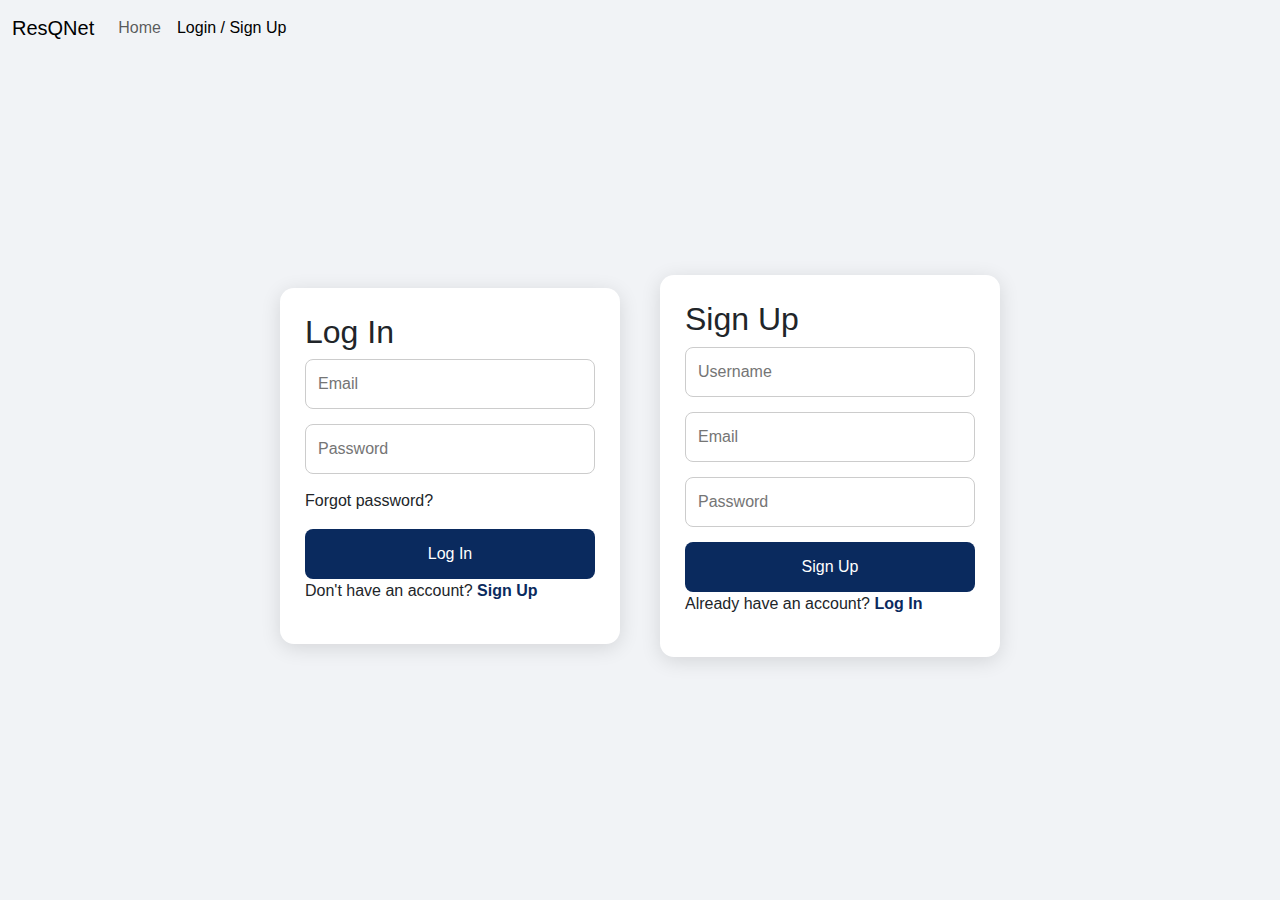
<file: login.html>
<!doctype html>
<html lang="en" dir="ltr">
<head>
    <meta charset="utf-8">
    <meta name="viewport" content="width=device-width, initial-scale=1">

    <!-- Bootstrap (NORMAL, not RTL) -->
    <link rel="stylesheet" href="https://cdn.jsdelivr.net/npm/bootstrap@5.3.0/dist/css/bootstrap.min.css">

    <title>Login / Sign Up</title>

    <link rel="stylesheet" href="https://cdnjs.cloudflare.com/ajax/libs/font-awesome/6.5.0/css/all.min.css">

    <!-- ONLY login page CSS -->
    <link href="login.css" rel="stylesheet">
</head>

<body>

<!-- ⭐ NAVBAR ⭐ -->
<nav class="navbar navbar-expand-lg myNavbar">
    <div class="container-fluid">
        <a class="navbar-brand" href="#">ResQNet</a>

        <button class="navbar-toggler" type="button" data-bs-toggle="collapse" data-bs-target="#navbarNav">
            <span class="navbar-toggler-icon"></span>
        </button>

        <div class="collapse navbar-collapse" id="navbarNav">
            <ul class="navbar-nav me-auto">
                <li class="nav-item">
                    <a class="nav-link" href="index.html">Home</a>
                </li>

                <li class="nav-item">
                    <a class="nav-link active" href="login.html">Login / Sign Up</a>
                </li>
            </ul>

            
        </div>
    </div>
</nav>

<!-- ⭐ LOGIN / SIGNUP BOXES ⭐ -->
<div class="login-container">

    <!-- Login Form -->
    <div class="form-box" id="loginBox">
        <h2>Log In</h2>

        <div class="input-group">
            <input type="email" placeholder="Email">
        </div>

        <div class="input-group">
            <input type="password" placeholder="Password">
          
        </div>

        <p class="forgot">Forgot password?</p>

        <button class="btn">Log In</button>

        <p class="switch">Don't have an account? <span id="showSignup">Sign Up</span></p>
    </div>

    <!-- Signup Form -->
    <div class="form-box" id="signupBox">
        <h2>Sign Up</h2>

        <div class="input-group">
            <input type="text" placeholder="Username">
        </div>

        <div class="input-group">
            <input type="email" placeholder="Email">
        </div>

        <div class="input-group">
            <input type="password" placeholder="Password">
           
        </div>

        <button class="btn">Sign Up</button>

        <p class="switch">Already have an account? <span id="showLogin">Log In</span></p>
    </div>

</div>

<script src="script.js"></script>
</body>
</html>
</file>
<file: login.css>
/* Push content below navbar */
body {
    background: #f1f3f6;
    font-family: 'Poppins', sans-serif;
}

/* Center both forms */
.login-container {
    width: 100%;
    min-height: calc(100vh - 80px);
    display: flex;
    justify-content: center;
    align-items: center;
    gap: 40px;
}

/* Form boxes */
.form-box {
    width: 340px;
    background: #ffffff;
    padding: 25px;
    border-radius: 14px;
    box-shadow: 0 4px 20px rgba(0,0,0,0.12);
}

/* Inputs */
.input-group input {
    width: 100%;
    padding: 12px;
    margin-bottom: 15px;
    border-radius: 8px;
    border: 1px solid #ccc;
}

/* Button */
.btn {
    width: 100%;
    padding: 12px;
    background: #0a2a5e;
    color: white;
    border-radius: 8px;
}

/* Switch links */
.switch span {
    color: #0a2a5e;
    cursor: pointer;
    font-weight: 600;
}
</file>
